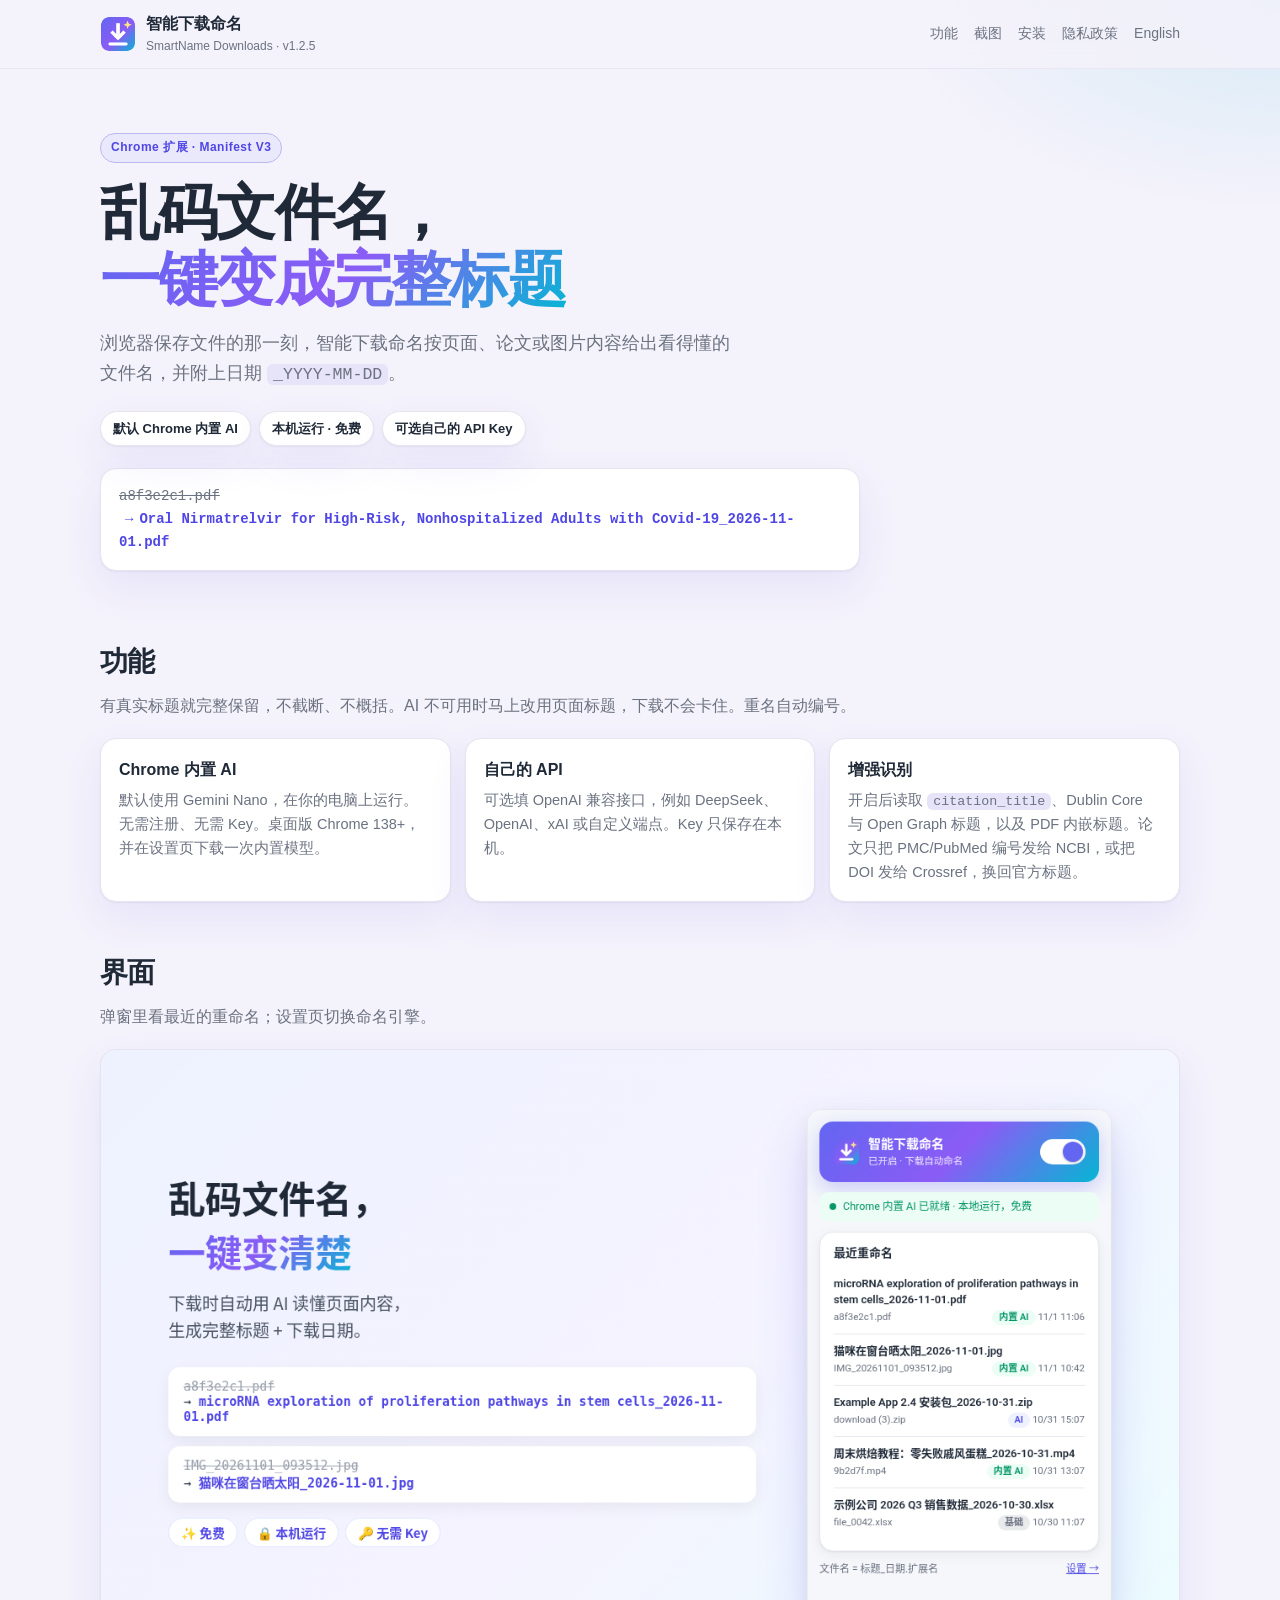
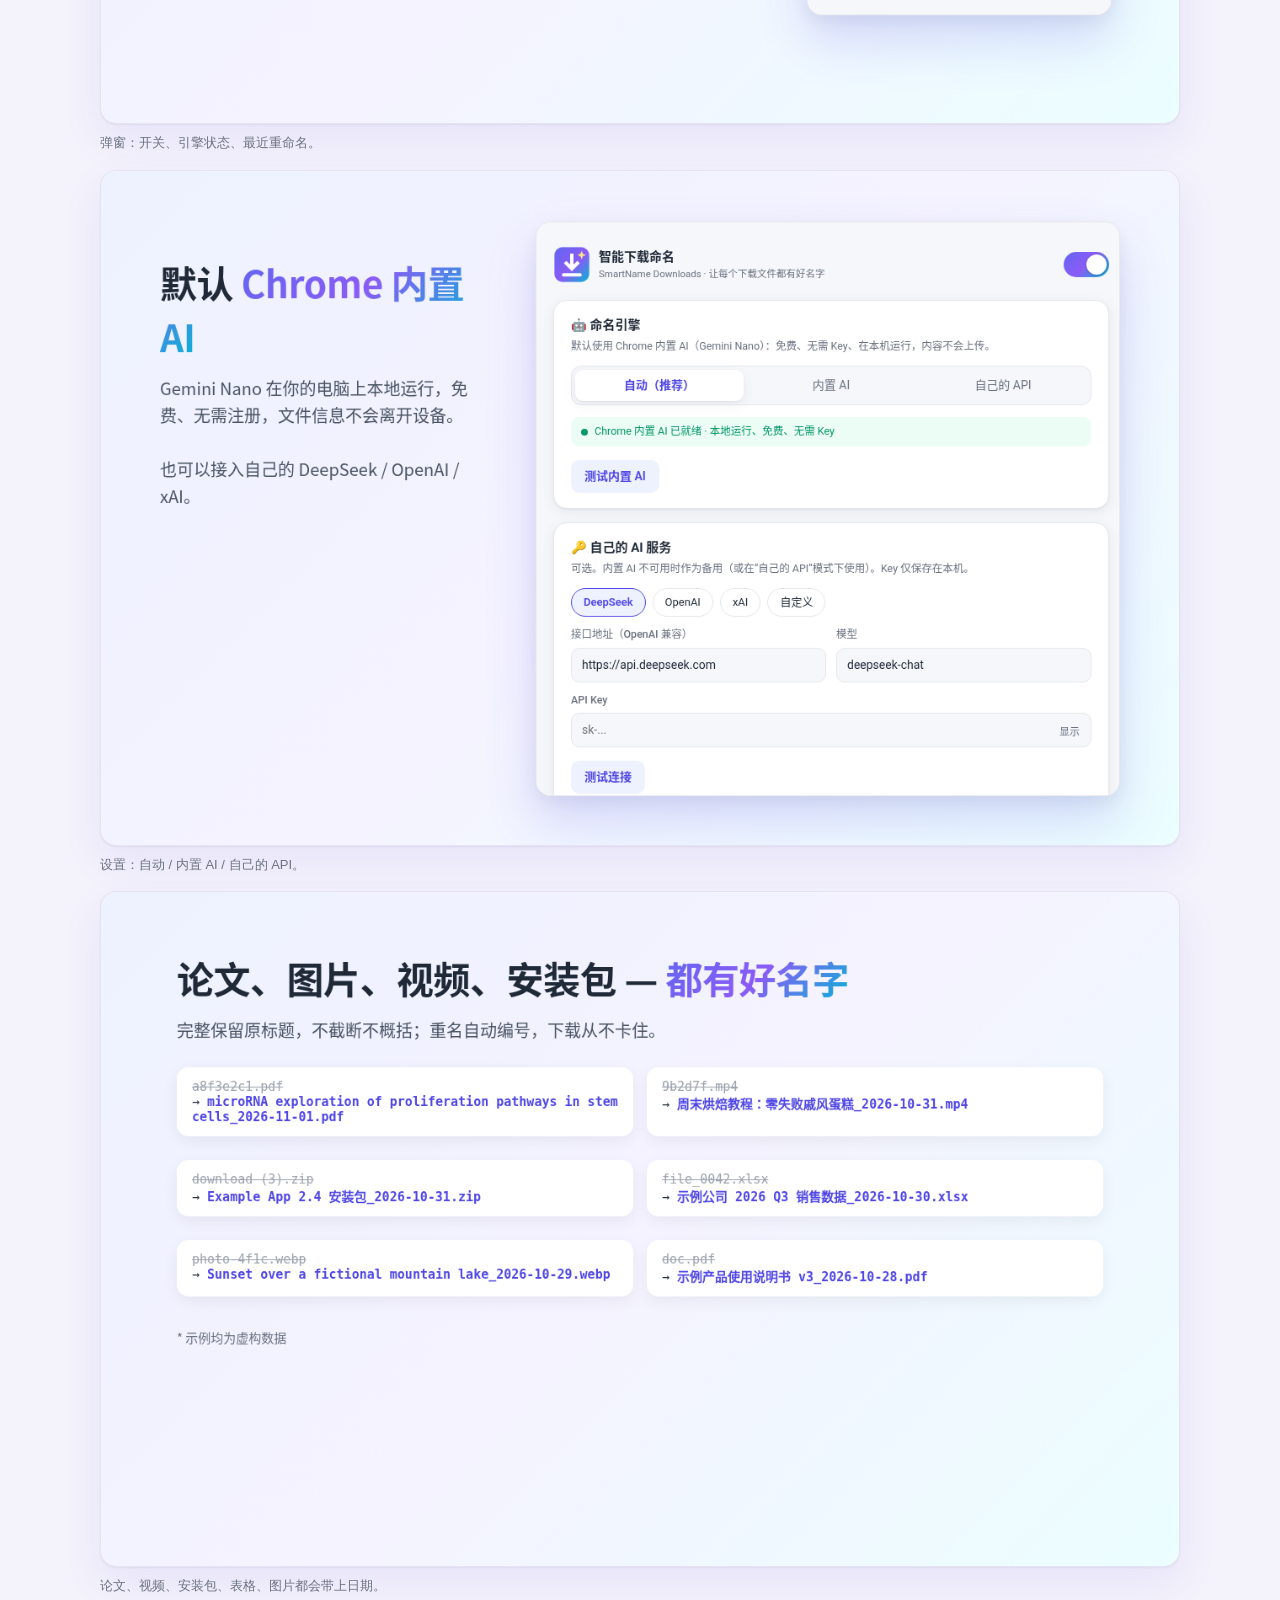
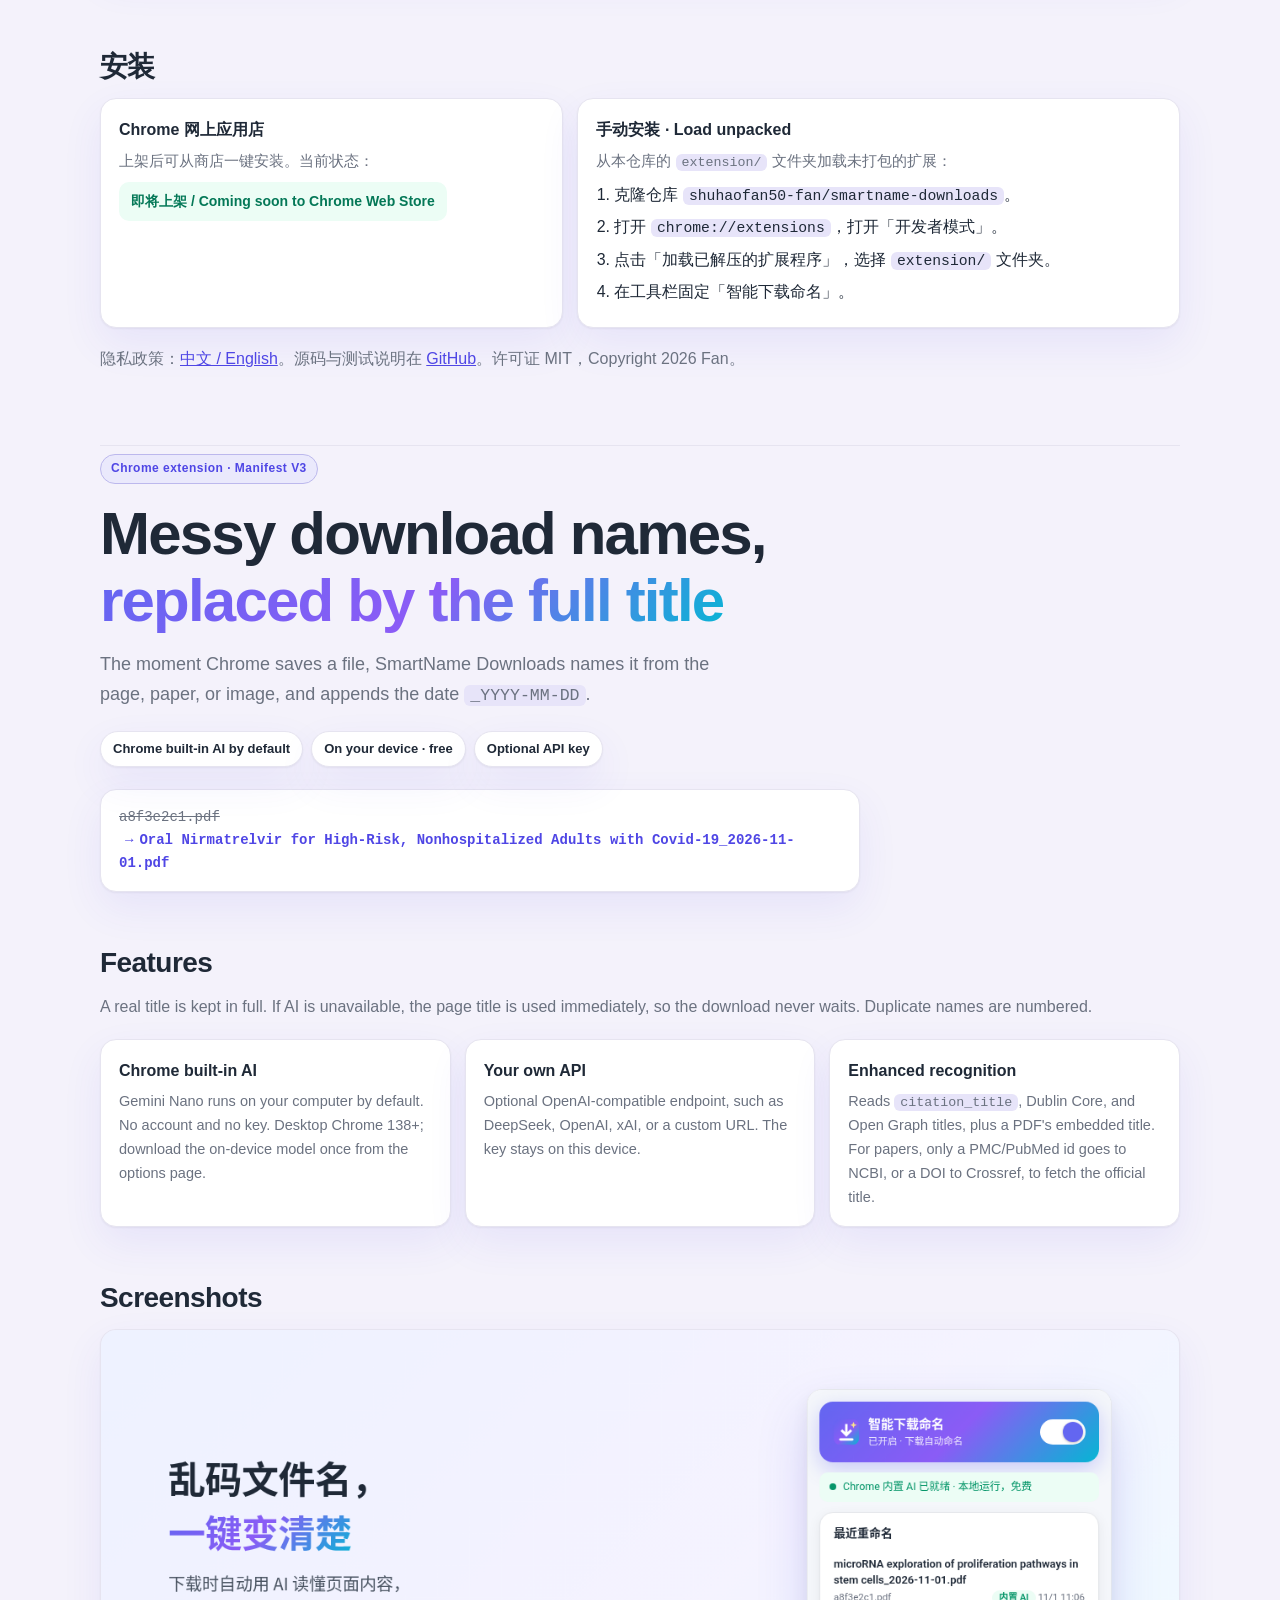
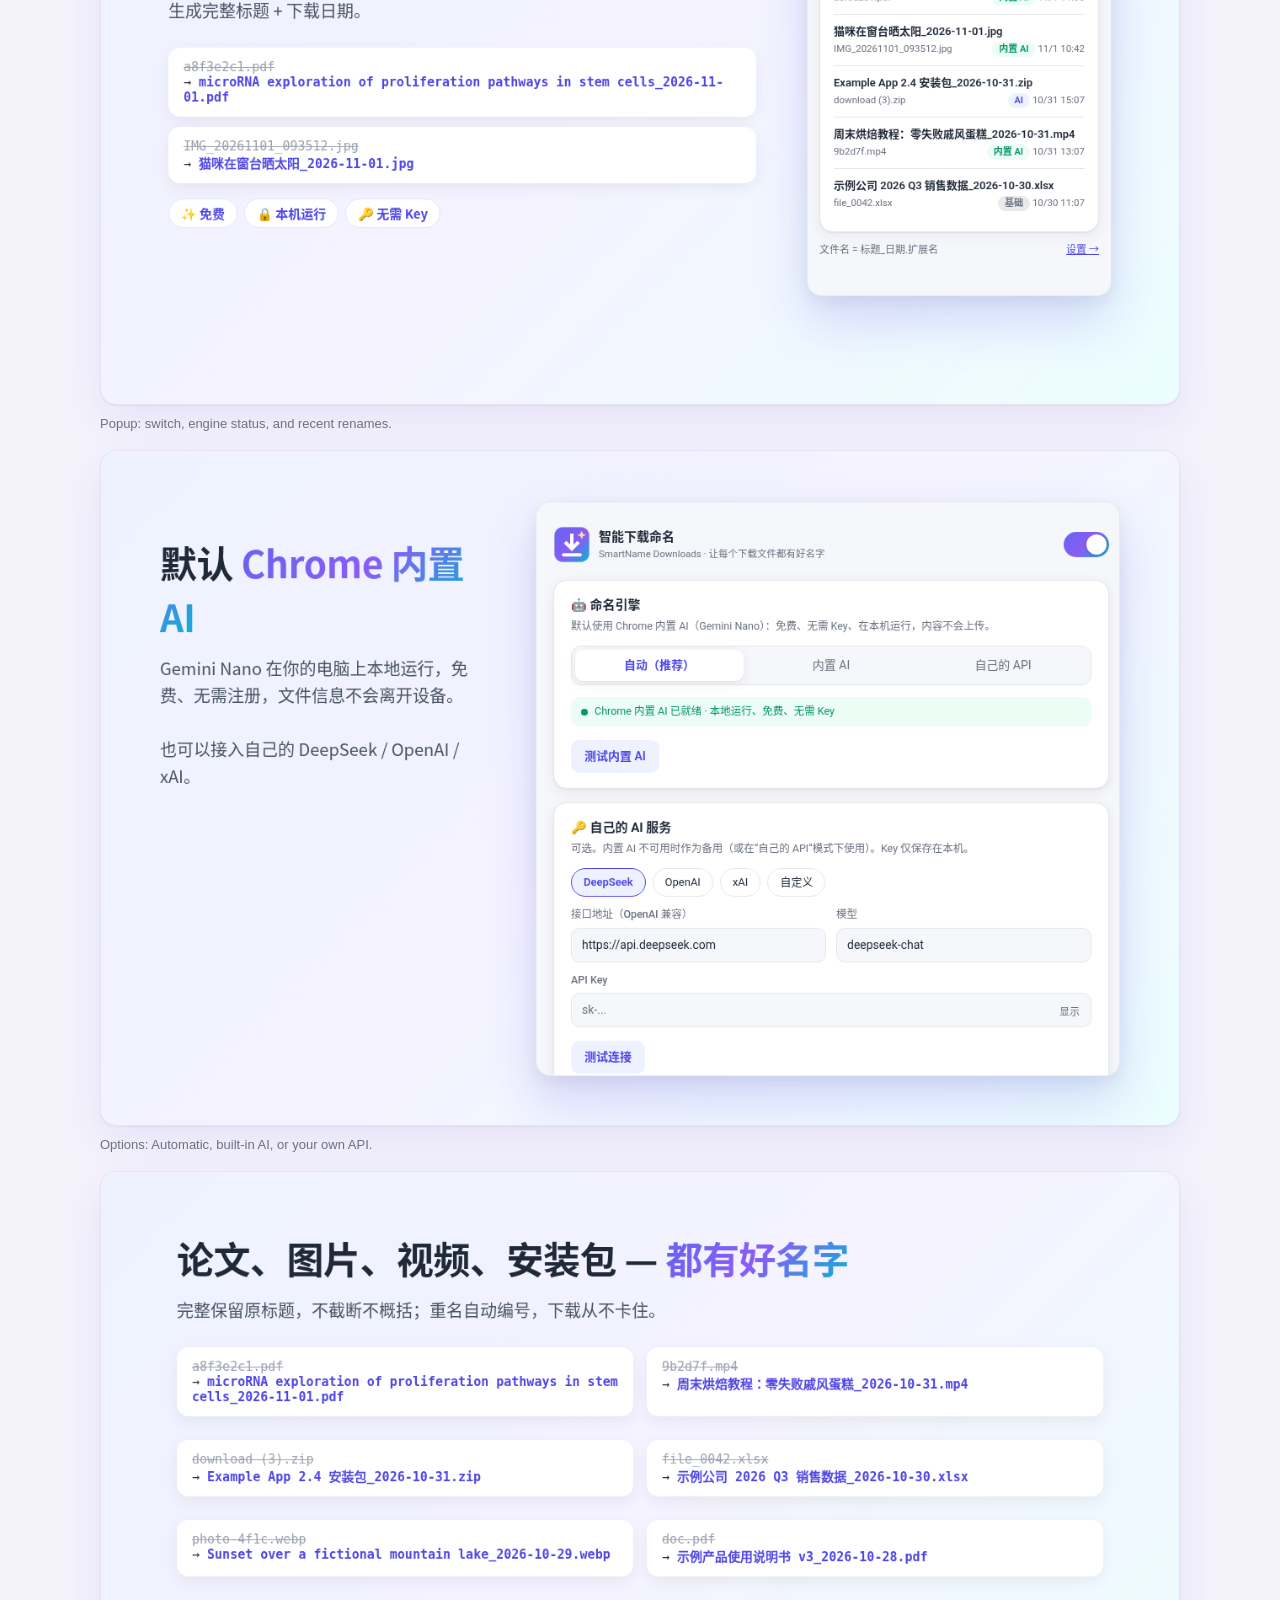
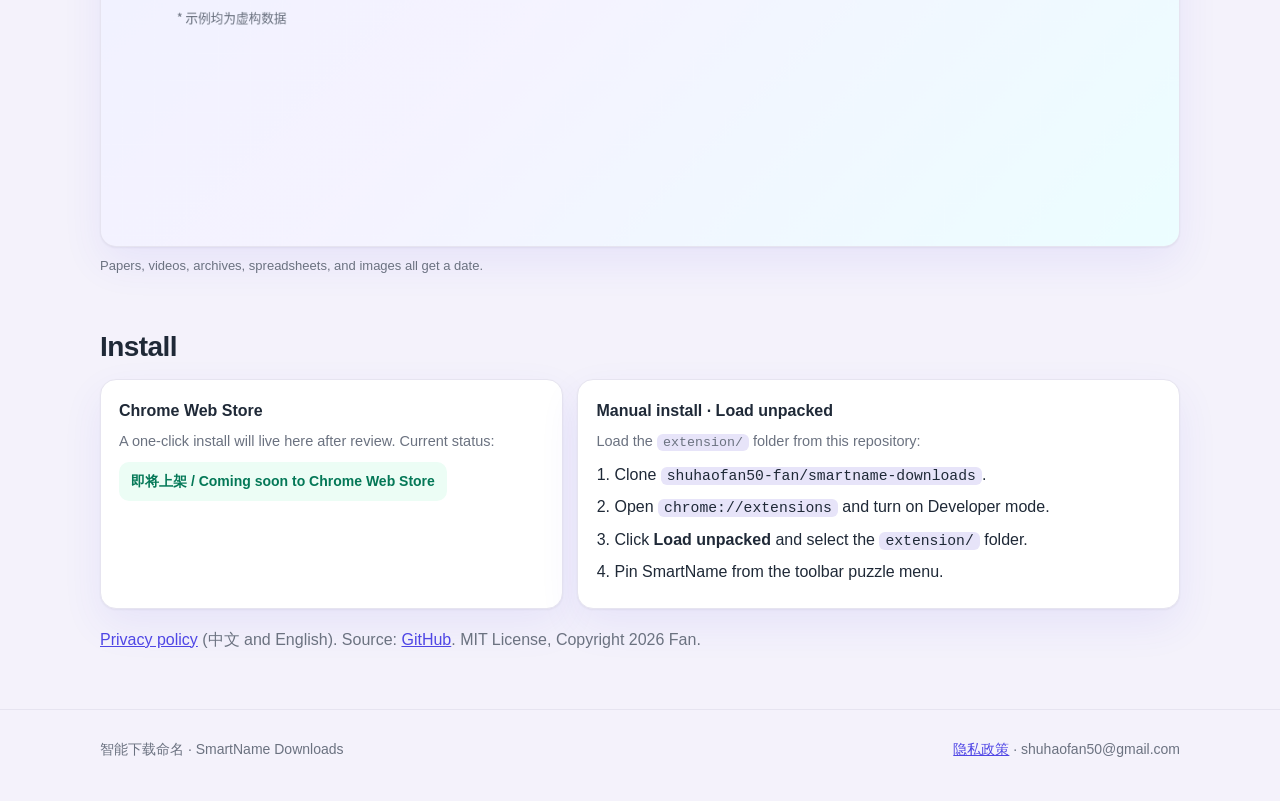
<file: docs/index.html>
<!doctype html>
<html lang="zh-CN">
<head>
<meta charset="utf-8">
<meta name="viewport" content="width=device-width, initial-scale=1">
<title>智能下载命名 · SmartName Downloads</title>
<meta name="description" content="Chrome 扩展：下载时把乱码文件名改成完整标题加日期。默认使用本机 Chrome 内置 AI，也可选自己的 OpenAI 兼容 API。">
<link rel="icon" href="assets/icon128.png">
<style>
:root {
  --bg: #f4f2fb;
  --card: #ffffff;
  --text: #1f2937;
  --muted: #6b7280;
  --line: #e6e4f0;
  --accent: #4f46e5;
  --grad: linear-gradient(135deg, #6366f1 0%, #8b5cf6 52%, #06b6d4 100%);
  --shadow: 0 1px 2px rgba(16, 24, 40, .05), 0 16px 40px rgba(79, 70, 229, .08);
  --okbg: #ecfdf5;
  --ok: #047857;
  --max: 1080px;
}
@media (prefers-color-scheme: dark) {
  :root {
    --bg: #0f1117;
    --card: #181b24;
    --text: #e5e7eb;
    --muted: #9ca3af;
    --line: #2a2f3a;
    --accent: #a5b4fc;
    --shadow: 0 1px 2px rgba(0, 0, 0, .4), 0 16px 40px rgba(0, 0, 0, .35);
    --okbg: #06281f;
    --ok: #34d399;
  }
}
* { box-sizing: border-box; }
html { scroll-behavior: smooth; }
body {
  margin: 0;
  color: var(--text);
  background:
    radial-gradient(900px 420px at 8% -10%, rgba(99, 102, 241, .16), transparent 60%),
    radial-gradient(700px 380px at 100% 0%, rgba(6, 182, 212, .12), transparent 55%),
    var(--bg);
  font: 16px/1.65 -apple-system, BlinkMacSystemFont, "PingFang SC", "Hiragino Sans GB", "Microsoft YaHei", "Segoe UI", Roboto, sans-serif;
  -webkit-font-smoothing: antialiased;
}
a { color: var(--accent); }
img { max-width: 100%; height: auto; }
.wrap { width: min(var(--max), calc(100% - 40px)); margin: 0 auto; }
header {
  position: sticky; top: 0; z-index: 5;
  backdrop-filter: blur(14px);
  background: color-mix(in srgb, var(--bg) 82%, transparent);
  border-bottom: 1px solid color-mix(in srgb, var(--line) 80%, transparent);
}
.bar { display: flex; align-items: center; justify-content: space-between; gap: 16px; min-height: 68px; }
.brand { display: flex; align-items: center; gap: 10px; color: inherit; text-decoration: none; font-weight: 700; }
.brand img { width: 36px; height: 36px; border-radius: 10px; }
.brand small { display: block; font-weight: 500; color: var(--muted); font-size: 12px; }
nav { display: flex; gap: 16px; align-items: center; font-size: 14px; }
nav a { color: var(--muted); text-decoration: none; }
nav a:hover { color: var(--text); }
.hero { padding: 64px 0 20px; }
.kicker {
  display: inline-flex; align-items: center; gap: 8px;
  font-size: 12px; font-weight: 700; letter-spacing: .04em;
  color: var(--accent); background: color-mix(in srgb, var(--accent) 12%, var(--card));
  border: 1px solid color-mix(in srgb, var(--accent) 28%, var(--line));
  padding: 4px 10px; border-radius: 999px; margin: 0 0 16px;
}
h1 { font-size: clamp(36px, 6vw, 60px); line-height: 1.12; letter-spacing: -.03em; margin: 0 0 16px; }
h1 .grad { color: #6366f1; }
@supports (background-clip: text) {
  h1 .grad { background: var(--grad); -webkit-background-clip: text; background-clip: text; color: transparent; }
}
section, h2 { scroll-margin-top: 84px; }
.lead { font-size: 18px; color: var(--muted); max-width: 640px; margin: 0 0 22px; }
.pills { display: flex; flex-wrap: wrap; gap: 8px; margin: 0 0 22px; padding: 0; list-style: none; }
.pills li {
  background: var(--card); border: 1px solid var(--line); border-radius: 999px;
  padding: 6px 12px; font-size: 13px; font-weight: 600; box-shadow: var(--shadow);
}
.preview {
  background: var(--card); border: 1px solid var(--line); border-radius: 16px;
  box-shadow: var(--shadow); padding: 16px 18px; max-width: 760px;
  font-family: ui-monospace, SFMono-Regular, Menlo, Consolas, monospace; font-size: 14px;
}
.preview .old { color: var(--muted); text-decoration: line-through; }
.preview .arrow { color: var(--accent); margin: 0 6px; }
.preview .new { color: var(--accent); font-weight: 700; word-break: break-word; }
h2 { font-size: 28px; letter-spacing: -.02em; margin: 48px 0 8px; }
.sub { color: var(--muted); margin: 0 0 18px; }
.grid { display: grid; grid-template-columns: repeat(3, 1fr); gap: 14px; }
.card {
  background: var(--card); border: 1px solid var(--line); border-radius: 16px;
  box-shadow: var(--shadow); padding: 18px 18px 16px;
}
.card h3 { margin: 0 0 6px; font-size: 16px; }
.card p { margin: 0; color: var(--muted); font-size: 14.5px; }
.shots { display: grid; gap: 16px; }
.shots figure { margin: 0; }
.shots img { display: block; width: 100%; border-radius: 16px; border: 1px solid var(--line); box-shadow: var(--shadow); background: #fff; }
.shots figcaption { color: var(--muted); font-size: 13px; margin-top: 8px; }
.install { display: grid; grid-template-columns: 1fr 1.3fr; gap: 14px; }
.soon {
  display: inline-block; margin-top: 8px; background: var(--okbg); color: var(--ok);
  font-weight: 700; border-radius: 10px; padding: 8px 12px; font-size: 14px;
}
ol.steps { margin: 8px 0 0; padding-left: 18px; }
ol.steps li { margin: 6px 0; }
code, .path {
  font-family: ui-monospace, SFMono-Regular, Menlo, Consolas, monospace;
  font-size: .92em; background: color-mix(in srgb, var(--accent) 8%, var(--bg));
  padding: 1px 6px; border-radius: 6px;
}
.lang {
  margin-top: 72px; padding-top: 8px;
  border-top: 1px solid var(--line);
}
footer {
  margin-top: 56px; padding: 28px 0 40px; border-top: 1px solid var(--line);
  color: var(--muted); font-size: 14px; display: flex; justify-content: space-between; gap: 12px; flex-wrap: wrap;
}
@media (max-width: 800px) {
  .grid, .install { grid-template-columns: 1fr; }
  .brand small, nav .hide-sm { display: none; }
  nav { gap: 12px; font-size: 13px; }
  nav a { white-space: nowrap; }
  .bar { gap: 10px; }
  .hero { padding-top: 28px; }
  .wrap { width: min(var(--max), calc(100% - 32px)); }
}
</style>
</head>
<body>
<header>
  <div class="wrap bar">
    <a class="brand" href="#zh">
      <img src="assets/icon128.png" alt="">
      <span>智能下载命名<small>SmartName Downloads · v1.2.5</small></span>
    </a>
    <nav>
      <a href="#features" class="hide-sm">功能</a>
      <a href="#shots" class="hide-sm">截图</a>
      <a href="#install">安装</a>
      <a href="privacy.html">隐私政策</a>
      <a href="#en">English</a>
    </nav>
  </div>
</header>

<main class="wrap">
  <section class="hero" id="zh">
    <p class="kicker">Chrome 扩展 · Manifest V3</p>
    <h1>乱码文件名，<br><span class="grad">一键变成完整标题</span></h1>
    <p class="lead">浏览器保存文件的那一刻，智能下载命名按页面、论文或图片内容给出看得懂的文件名，并附上日期 <span class="path">_YYYY-MM-DD</span>。</p>
    <ul class="pills">
      <li>默认 Chrome 内置 AI</li>
      <li>本机运行 · 免费</li>
      <li>可选自己的 API Key</li>
    </ul>
    <div class="preview">
      <div><span class="old">a8f3e2c1.pdf</span></div>
      <div><span class="arrow">→</span><span class="new">Oral Nirmatrelvir for High-Risk, Nonhospitalized Adults with Covid-19_2026-11-01.pdf</span></div>
    </div>
  </section>

  <section id="features">
    <h2>功能</h2>
    <p class="sub">有真实标题就完整保留，不截断、不概括。AI 不可用时马上改用页面标题，下载不会卡住。重名自动编号。</p>
    <div class="grid">
      <article class="card">
        <h3>Chrome 内置 AI</h3>
        <p>默认使用 Gemini Nano，在你的电脑上运行。无需注册、无需 Key。桌面版 Chrome 138+，并在设置页下载一次内置模型。</p>
      </article>
      <article class="card">
        <h3>自己的 API</h3>
        <p>可选填 OpenAI 兼容接口，例如 DeepSeek、OpenAI、xAI 或自定义端点。Key 只保存在本机。</p>
      </article>
      <article class="card">
        <h3>增强识别</h3>
        <p>开启后读取 <span class="path">citation_title</span>、Dublin Core 与 Open Graph 标题，以及 PDF 内嵌标题。论文只把 PMC/PubMed 编号发给 NCBI，或把 DOI 发给 Crossref，换回官方标题。</p>
      </article>
    </div>
  </section>

  <section id="shots">
    <h2>界面</h2>
    <p class="sub">弹窗里看最近的重命名；设置页切换命名引擎。</p>
    <div class="shots">
      <figure>
        <img src="assets/screenshot-1-popup.png" alt="扩展弹窗：已开启自动命名，列出论文、图片、压缩包和表格的新文件名">
        <figcaption>弹窗：开关、引擎状态、最近重命名。</figcaption>
      </figure>
      <figure>
        <img src="assets/screenshot-2-options.png" alt="设置页：命名引擎为自动，并可选 DeepSeek 等自己的 API">
        <figcaption>设置：自动 / 内置 AI / 自己的 API。</figcaption>
      </figure>
      <figure>
        <img src="assets/screenshot-3-examples.png" alt="论文、视频、安装包、表格、图片和说明书的重命名示例">
        <figcaption>论文、视频、安装包、表格、图片都会带上日期。</figcaption>
      </figure>
    </div>
  </section>

  <section id="install">
    <h2>安装</h2>
    <div class="install">
      <article class="card">
        <h3>Chrome 网上应用店</h3>
        <p>上架后可从商店一键安装。当前状态：</p>
        <div class="soon">即将上架 / Coming soon to Chrome Web Store</div>
      </article>
      <article class="card">
        <h3>手动安装 · Load unpacked</h3>
        <p>从本仓库的 <span class="path">extension/</span> 文件夹加载未打包的扩展：</p>
        <ol class="steps">
          <li>克隆仓库 <span class="path">shuhaofan50-fan/smartname-downloads</span>。</li>
          <li>打开 <span class="path">chrome://extensions</span>，打开「开发者模式」。</li>
          <li>点击「加载已解压的扩展程序」，选择 <span class="path">extension/</span> 文件夹。</li>
          <li>在工具栏固定「智能下载命名」。</li>
        </ol>
      </article>
    </div>
    <p class="sub" style="margin-top:18px">隐私政策：<a href="privacy.html">中文 / English</a>。源码与测试说明在 <a href="https://github.com/shuhaofan50-fan/smartname-downloads">GitHub</a>。许可证 MIT，Copyright 2026 Fan。</p>
  </section>

  <section class="lang" id="en" lang="en">
    <p class="kicker">Chrome extension · Manifest V3</p>
    <h1>Messy download names,<br><span class="grad">replaced by the full title</span></h1>
    <p class="lead">The moment Chrome saves a file, SmartName Downloads names it from the page, paper, or image, and appends the date <span class="path">_YYYY-MM-DD</span>.</p>
    <ul class="pills">
      <li>Chrome built-in AI by default</li>
      <li>On your device · free</li>
      <li>Optional API key</li>
    </ul>
    <div class="preview">
      <div><span class="old">a8f3e2c1.pdf</span></div>
      <div><span class="arrow">→</span><span class="new">Oral Nirmatrelvir for High-Risk, Nonhospitalized Adults with Covid-19_2026-11-01.pdf</span></div>
    </div>

    <h2 id="features-en">Features</h2>
    <p class="sub">A real title is kept in full. If AI is unavailable, the page title is used immediately, so the download never waits. Duplicate names are numbered.</p>
    <div class="grid">
      <article class="card">
        <h3>Chrome built-in AI</h3>
        <p>Gemini Nano runs on your computer by default. No account and no key. Desktop Chrome 138+; download the on-device model once from the options page.</p>
      </article>
      <article class="card">
        <h3>Your own API</h3>
        <p>Optional OpenAI-compatible endpoint, such as DeepSeek, OpenAI, xAI, or a custom URL. The key stays on this device.</p>
      </article>
      <article class="card">
        <h3>Enhanced recognition</h3>
        <p>Reads <span class="path">citation_title</span>, Dublin Core, and Open Graph titles, plus a PDF's embedded title. For papers, only a PMC/PubMed id goes to NCBI, or a DOI to Crossref, to fetch the official title.</p>
      </article>
    </div>

    <h2>Screenshots</h2>
    <div class="shots">
      <figure>
        <img src="assets/screenshot-1-popup.png" alt="Popup with automatic renaming on and a list of recent descriptive filenames">
        <figcaption>Popup: switch, engine status, and recent renames.</figcaption>
      </figure>
      <figure>
        <img src="assets/screenshot-2-options.png" alt="Options page with Automatic engine selected and a DeepSeek API form">
        <figcaption>Options: Automatic, built-in AI, or your own API.</figcaption>
      </figure>
      <figure>
        <img src="assets/screenshot-3-examples.png" alt="Before-and-after names for a paper, video, zip, spreadsheet, photo, and manual">
        <figcaption>Papers, videos, archives, spreadsheets, and images all get a date.</figcaption>
      </figure>
    </div>

    <h2 id="install-en">Install</h2>
    <div class="install">
      <article class="card">
        <h3>Chrome Web Store</h3>
        <p>A one-click install will live here after review. Current status:</p>
        <div class="soon">即将上架 / Coming soon to Chrome Web Store</div>
      </article>
      <article class="card">
        <h3>Manual install · Load unpacked</h3>
        <p>Load the <span class="path">extension/</span> folder from this repository:</p>
        <ol class="steps">
          <li>Clone <span class="path">shuhaofan50-fan/smartname-downloads</span>.</li>
          <li>Open <span class="path">chrome://extensions</span> and turn on Developer mode.</li>
          <li>Click <strong>Load unpacked</strong> and select the <span class="path">extension/</span> folder.</li>
          <li>Pin SmartName from the toolbar puzzle menu.</li>
        </ol>
      </article>
    </div>
    <p class="sub" style="margin-top:18px"><a href="privacy.html">Privacy policy</a> (中文 and English). Source: <a href="https://github.com/shuhaofan50-fan/smartname-downloads">GitHub</a>. MIT License, Copyright 2026 Fan.</p>
  </section>
</main>

<footer>
  <div class="wrap" style="display:flex;justify-content:space-between;gap:12px;flex-wrap:wrap">
    <span>智能下载命名 · SmartName Downloads</span>
    <span><a href="privacy.html">隐私政策</a> · shuhaofan50@gmail.com</span>
  </div>
</footer>
</body>
</html>
</file>
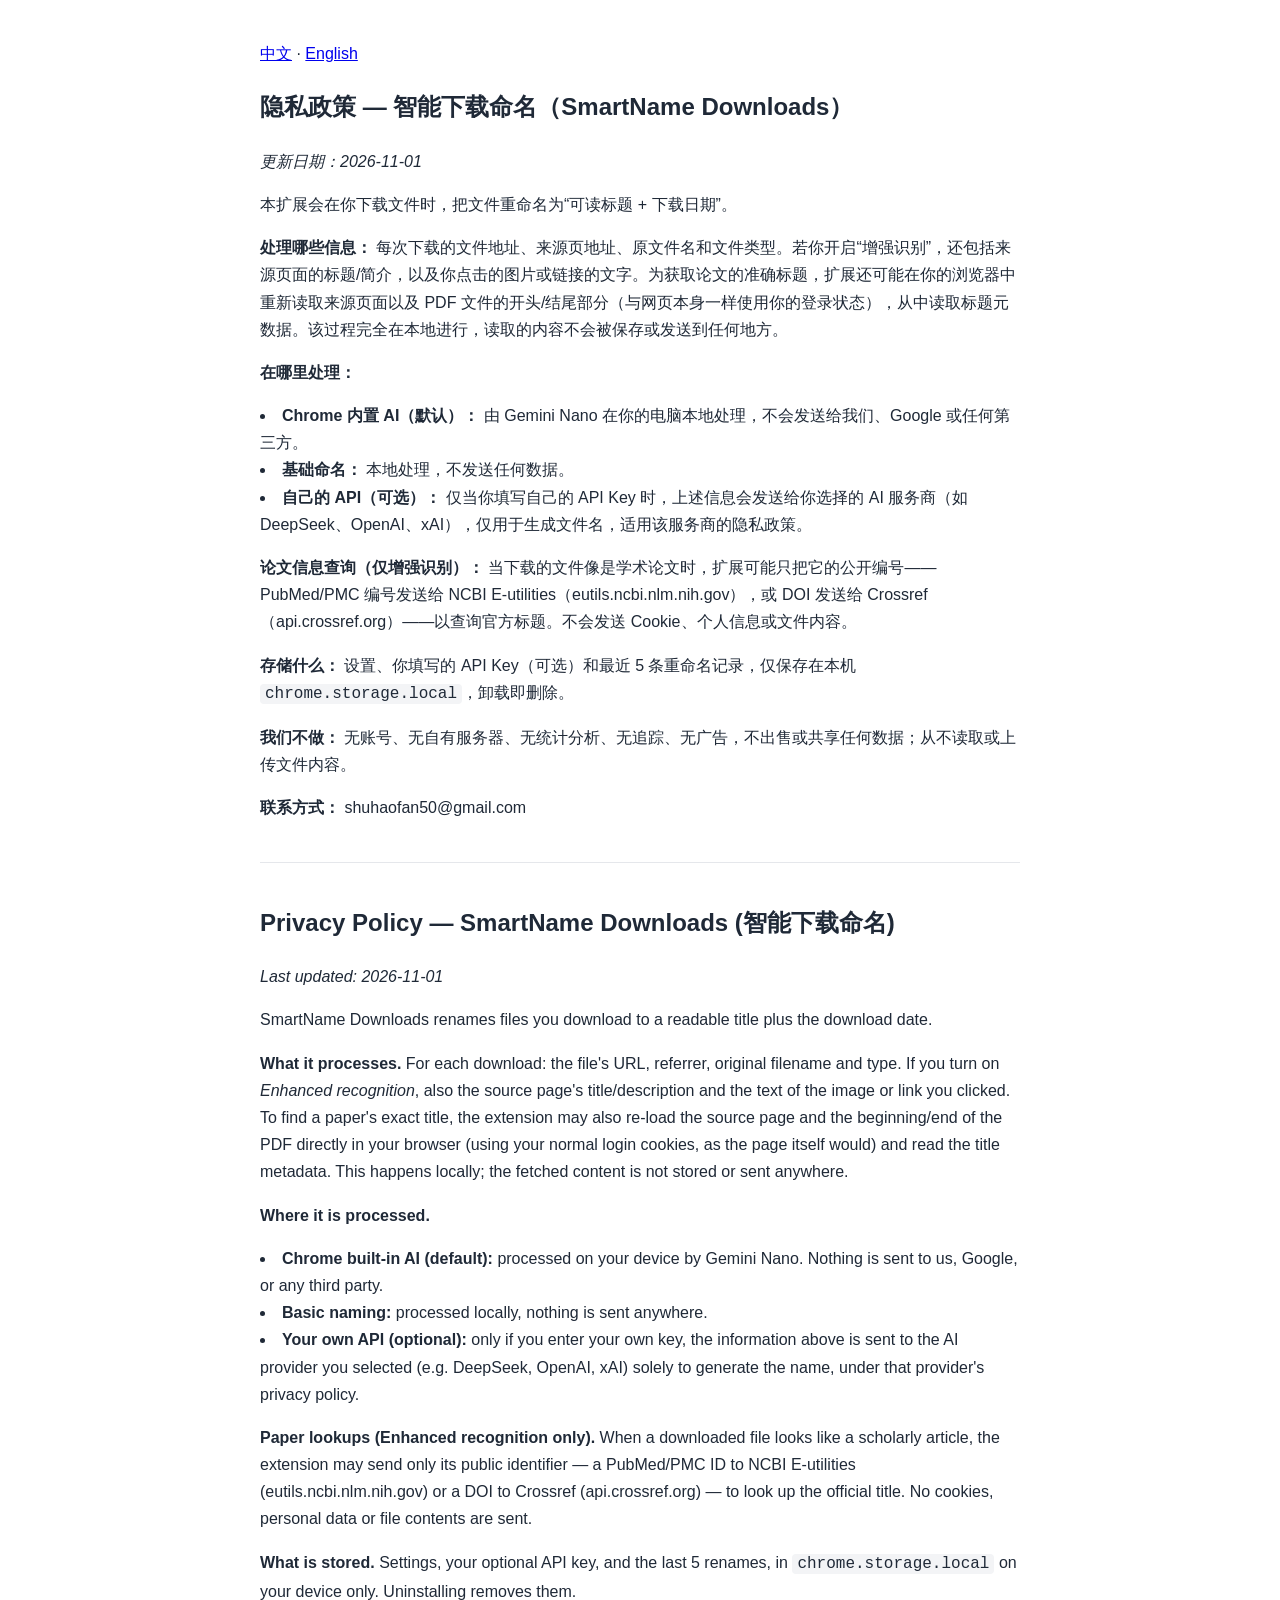
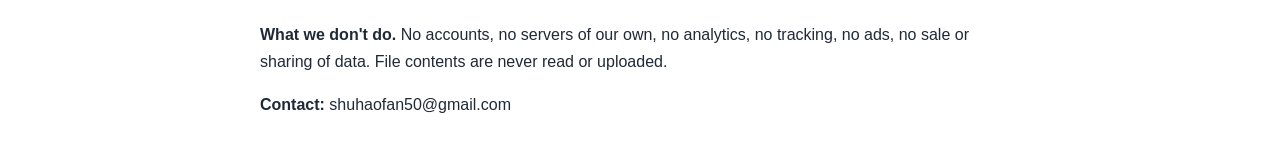
<file: docs/privacy.html>
<!doctype html><html lang="zh-CN"><head><meta charset="utf-8"><meta name="viewport" content="width=device-width,initial-scale=1"><title>Privacy Policy · SmartName Downloads</title>
<style>body{font:16px/1.7 -apple-system,"PingFang SC","Microsoft YaHei",sans-serif;max-width:760px;margin:40px auto;padding:0 20px;color:#1f2937}h1{font-size:24px}code{background:#f3f4f6;padding:1px 5px;border-radius:4px}hr{margin:40px 0;border:0;border-top:1px solid #e5e7eb}</style></head>
<body><p><a href="#zh">中文</a> · <a href="#en">English</a></p><section id="zh"><h1>隐私政策 — 智能下载命名（SmartName Downloads）</h1>
<p><i>更新日期：2026-11-01</i></p>
<p>本扩展会在你下载文件时，把文件重命名为“可读标题 + 下载日期”。</p>
<p><b>处理哪些信息：</b> 每次下载的文件地址、来源页地址、原文件名和文件类型。若你开启“增强识别”，还包括来源页面的标题/简介，以及你点击的图片或链接的文字。为获取论文的准确标题，扩展还可能在你的浏览器中重新读取来源页面以及 PDF 文件的开头/结尾部分（与网页本身一样使用你的登录状态），从中读取标题元数据。该过程完全在本地进行，读取的内容不会被保存或发送到任何地方。</p>
<p><b>在哪里处理：</b></p>
<li><b>Chrome 内置 AI（默认）：</b> 由 Gemini Nano 在你的电脑本地处理，不会发送给我们、Google 或任何第三方。</li>
<li><b>基础命名：</b> 本地处理，不发送任何数据。</li>
<li><b>自己的 API（可选）：</b> 仅当你填写自己的 API Key 时，上述信息会发送给你选择的 AI 服务商（如 DeepSeek、OpenAI、xAI），仅用于生成文件名，适用该服务商的隐私政策。</li>
<p><b>论文信息查询（仅增强识别）：</b> 当下载的文件像是学术论文时，扩展可能只把它的公开编号——PubMed/PMC 编号发送给 NCBI E-utilities（eutils.ncbi.nlm.nih.gov），或 DOI 发送给 Crossref（api.crossref.org）——以查询官方标题。不会发送 Cookie、个人信息或文件内容。</p>
<p><b>存储什么：</b> 设置、你填写的 API Key（可选）和最近 5 条重命名记录，仅保存在本机 <code>chrome.storage.local</code>，卸载即删除。</p>
<p><b>我们不做：</b> 无账号、无自有服务器、无统计分析、无追踪、无广告，不出售或共享任何数据；从不读取或上传文件内容。</p>
<p><b>联系方式：</b> shuhaofan50@gmail.com</p></section><hr><section id="en"><h1>Privacy Policy — SmartName Downloads (智能下载命名)</h1>
<p><i>Last updated: 2026-11-01</i></p>
<p>SmartName Downloads renames files you download to a readable title plus the download date.</p>
<p><b>What it processes.</b> For each download: the file&#x27;s URL, referrer, original filename and type. If you turn on <i>Enhanced recognition</i>, also the source page&#x27;s title/description and the text of the image or link you clicked. To find a paper&#x27;s exact title, the extension may also re-load the source page and the beginning/end of the PDF directly in your browser (using your normal login cookies, as the page itself would) and read the title metadata. This happens locally; the fetched content is not stored or sent anywhere.</p>
<p><b>Where it is processed.</b></p>
<li><b>Chrome built-in AI (default):</b> processed on your device by Gemini Nano. Nothing is sent to us, Google, or any third party.</li>
<li><b>Basic naming:</b> processed locally, nothing is sent anywhere.</li>
<li><b>Your own API (optional):</b> only if you enter your own key, the information above is sent to the AI provider you selected (e.g. DeepSeek, OpenAI, xAI) solely to generate the name, under that provider&#x27;s privacy policy.</li>
<p><b>Paper lookups (Enhanced recognition only).</b> When a downloaded file looks like a scholarly article, the extension may send only its public identifier — a PubMed/PMC ID to NCBI E-utilities (eutils.ncbi.nlm.nih.gov) or a DOI to Crossref (api.crossref.org) — to look up the official title. No cookies, personal data or file contents are sent.</p>
<p><b>What is stored.</b> Settings, your optional API key, and the last 5 renames, in <code>chrome.storage.local</code> on your device only. Uninstalling removes them.</p>
<p><b>What we don&#x27;t do.</b> No accounts, no servers of our own, no analytics, no tracking, no ads, no sale or sharing of data. File contents are never read or uploaded.</p>
<p><b>Contact:</b> shuhaofan50@gmail.com</p></section></body></html>
</file>
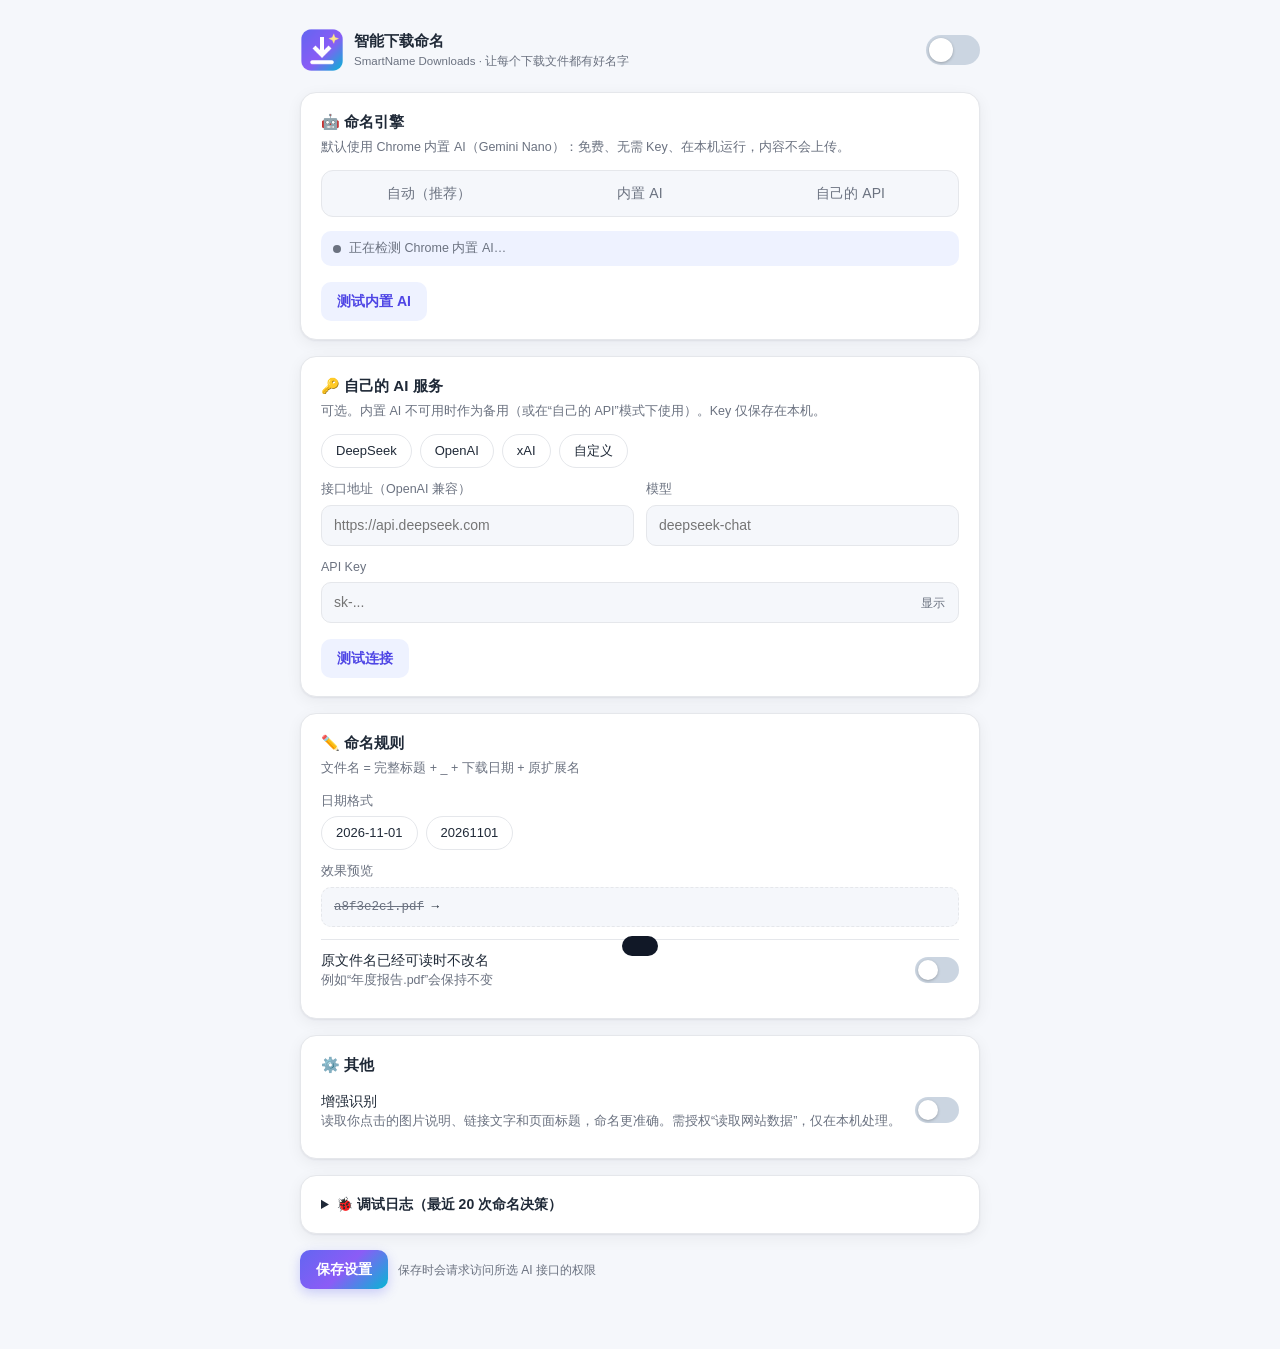
<file: extension/options.html>
<!doctype html><html lang="zh-CN"><head><meta charset="utf-8"><title>智能下载命名 · 设置</title><link rel="stylesheet" href="ui.css">
<style>.wrap{max-width:720px;margin:0 auto;padding:28px 20px 60px}header{display:flex;align-items:center;justify-content:space-between;margin-bottom:20px}
header .brand img{width:44px;height:44px;border-radius:12px}header .name{font-size:20px}.grid{display:grid;grid-template-columns:1fr 1fr;gap:12px}
.actions{display:flex;gap:10px;align-items:center;margin-top:16px;flex-wrap:wrap}#toast{position:fixed;bottom:24px;left:50%;transform:translateX(-50%) translateY(80px);background:#111827;color:#fff;padding:10px 18px;border-radius:99px;transition:.25s;font-size:13px}#toast.show{transform:translateX(-50%) translateY(0)}
.seg{display:flex;background:var(--bg);border:1px solid var(--line);border-radius:12px;padding:4px;gap:4px}.seg button{flex:1;border:0;background:none;padding:8px;border-radius:9px;font:inherit;color:var(--muted);cursor:pointer}
.seg button.on{background:var(--card);color:var(--accent);font-weight:600;box-shadow:var(--shadow)}#apiBox.hide{display:none}.dbgItem{border-top:1px solid var(--line);padding:10px 0;font-size:12px;word-break:break-all}.dbgItem pre{white-space:pre-wrap;margin:6px 0 0;font:11.5px/1.5 ui-monospace,Menlo,monospace;color:var(--muted)}</style></head>
<body><div class="wrap">
<header><div class="brand"><img src="icons/icon128.png" alt=""><div><div class="name">智能下载命名</div><div class="tag">SmartName Downloads · 让每个下载文件都有好名字</div></div></div>
<label class="switch lg" title="总开关"><input type="checkbox" id="enabled"><span></span></label></header>

<section class="card"><h3>🤖 命名引擎</h3><p class="sub">默认使用 Chrome 内置 AI（Gemini Nano）：免费、无需 Key、在本机运行，内容不会上传。</p>
<div class="seg" id="engineSeg"><button data-v="auto">自动（推荐）</button><button data-v="builtin">内置 AI</button><button data-v="api">自己的 API</button></div>
<div style="margin-top:14px" id="builtinStatus" class="status idle"><span class="dot"></span><span id="builtinText">正在检测 Chrome 内置 AI…</span></div>
<div class="actions" id="builtinActions"><button class="btn ghost" id="dlModel" hidden>下载内置模型</button><button class="btn ghost" id="testBuiltin">测试内置 AI</button></div>
</section>

<section class="card" id="apiBox"><h3>🔑 自己的 AI 服务</h3><p class="sub">可选。内置 AI 不可用时作为备用（或在“自己的 API”模式下使用）。Key 仅保存在本机。</p>
<div class="chips" id="presets"><button class="chip" data-p="deepseek">DeepSeek</button><button class="chip" data-p="openai">OpenAI</button><button class="chip" data-p="xai">xAI</button><button class="chip" data-p="custom">自定义</button></div>
<div class="grid"><div><label class="f">接口地址（OpenAI 兼容）</label><input type="text" id="baseUrl" placeholder="https://api.deepseek.com"></div>
<div><label class="f">模型</label><input type="text" id="model" placeholder="deepseek-chat"></div></div>
<label class="f">API Key</label><div class="pw"><input type="password" id="apiKey" placeholder="sk-..."><button id="eye" type="button">显示</button></div>
<div class="actions"><button class="btn ghost" id="test">测试连接</button></div>
<div id="testStatus" class="status idle" style="margin-top:12px" hidden><span class="dot"></span><span id="testText"></span></div>
</section>

<section class="card"><h3>✏️ 命名规则</h3><p class="sub">文件名 = 完整标题 + _ + 下载日期 + 原扩展名</p>
<label class="f">日期格式</label><div class="chips" id="dateChips"><button class="chip" data-v="YYYY-MM-DD">2026-11-01</button><button class="chip" data-v="YYYYMMDD">20261101</button></div>
<label class="f">效果预览</label><div class="preview"><span class="old">a8f3e2c1.pdf</span> → <span class="new" id="preview"></span></div>
<div class="row" style="margin-top:12px"><div><div class="t">原文件名已经可读时不改名</div><div class="d">例如“年度报告.pdf”会保持不变</div></div><label class="switch"><input type="checkbox" id="skipReadable"><span></span></label></div>
</section>

<section class="card"><h3>⚙️ 其他</h3>
<div class="row"><div><div class="t">增强识别</div><div class="d">读取你点击的图片说明、链接文字和页面标题，命名更准确。需授权“读取网站数据”，仅在本机处理。</div></div><label class="switch"><input type="checkbox" id="enhanced"><span></span></label></div>
</section>
<details class="card" id="dbg"><summary style="cursor:pointer;font-weight:600">🐞 调试日志（最近 20 次命名决策）</summary>
<p class="sub" style="margin-top:8px">遇到命名不对时，截图这里发给开发者即可。<button class="btn ghost" id="dbgClear" style="padding:4px 10px;font-size:12px;margin-left:8px">清空</button></p><div id="dbgList" class="muted">暂无记录</div></details>
<div class="actions"><button class="btn primary" id="save">保存设置</button><span class="muted" style="font-size:12px">保存时会请求访问所选 AI 接口的权限</span></div>
</div><div id="toast"></div>
<script src="lib.js"></script><script src="options.js"></script></body></html>
</file>
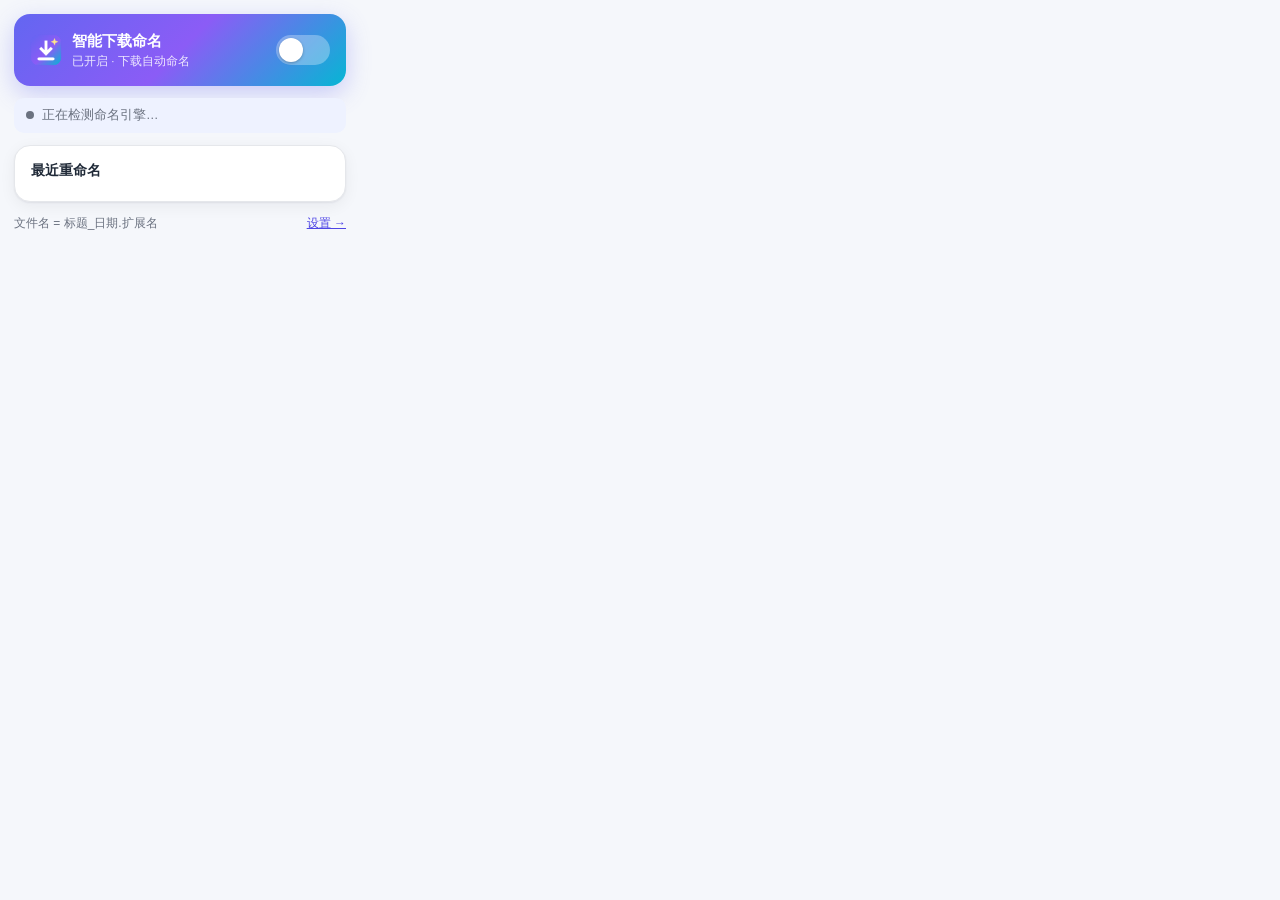
<file: extension/popup.html>
<!doctype html><html lang="zh-CN"><head><meta charset="utf-8"><link rel="stylesheet" href="ui.css">
<style>body{width:360px;padding:14px}.hero{background:var(--grad);color:#fff;border-radius:16px;padding:16px;display:flex;align-items:center;justify-content:space-between;box-shadow:0 8px 24px rgba(99,102,241,.3)}
.hero .tag{color:rgba(255,255,255,.85)}.hero .switch span{background:rgba(255,255,255,.3)}.hero .switch input:checked+span{background:#fff}.hero .switch input:checked+span:before{background:#6366f1}
.list{list-style:none;margin:0;padding:0}.list li{padding:10px 0;border-top:1px solid var(--line)}.list li:first-child{border-top:0}
.nn{font-weight:600;font-size:13px;word-break:break-all}.on{font-size:11.5px;color:var(--muted);word-break:break-all;margin-top:2px;display:flex;justify-content:space-between;gap:8px}
.empty{text-align:center;padding:18px 6px;color:var(--muted)}.empty .ic{font-size:28px}
.enh{display:flex;gap:10px;align-items:center;margin-top:12px;padding:12px 14px;border-radius:14px;background:linear-gradient(135deg,color-mix(in srgb,#6366f1 12%,var(--card)),color-mix(in srgb,#06b6d4 12%,var(--card)));border:1px solid color-mix(in srgb,var(--accent) 35%,transparent)}.enh .ei{font-size:22px}.foot{display:flex;justify-content:space-between;align-items:center;font-size:12px}.card{padding:14px 16px;margin:12px 0 0}</style></head>
<body>
<div class="hero"><div class="brand"><img src="icons/icon48.png" alt=""><div><div class="name">智能下载命名</div><div class="tag" id="stateText">已开启 · 下载自动命名</div></div></div>
<label class="switch lg"><input type="checkbox" id="enabled"><span></span></label></div>
<div id="status" class="status idle" style="margin-top:12px"><span class="dot"></span><span id="statusText">正在检测命名引擎…</span></div>
<div class="enh" id="enh" hidden><div class="ei">🎯</div><div style="flex:1"><div style="font-weight:600">开启增强识别，论文/网页标题识别更准</div><div class="muted" style="font-size:12px">读取 PDF 元数据与页面标题，全部在本机处理</div></div><button class="btn primary" id="enhBtn" style="padding:7px 12px;font-size:12.5px">一键开启</button></div>
<div class="card"><div style="font-weight:600;margin-bottom:6px">最近重命名</div><ul class="list" id="list"></ul></div>
<div class="foot" style="margin-top:12px"><span class="muted">文件名 = 标题_日期.扩展名</span><a href="#" id="opt">设置 →</a></div>
<script src="popup.js"></script></body></html>
</file>
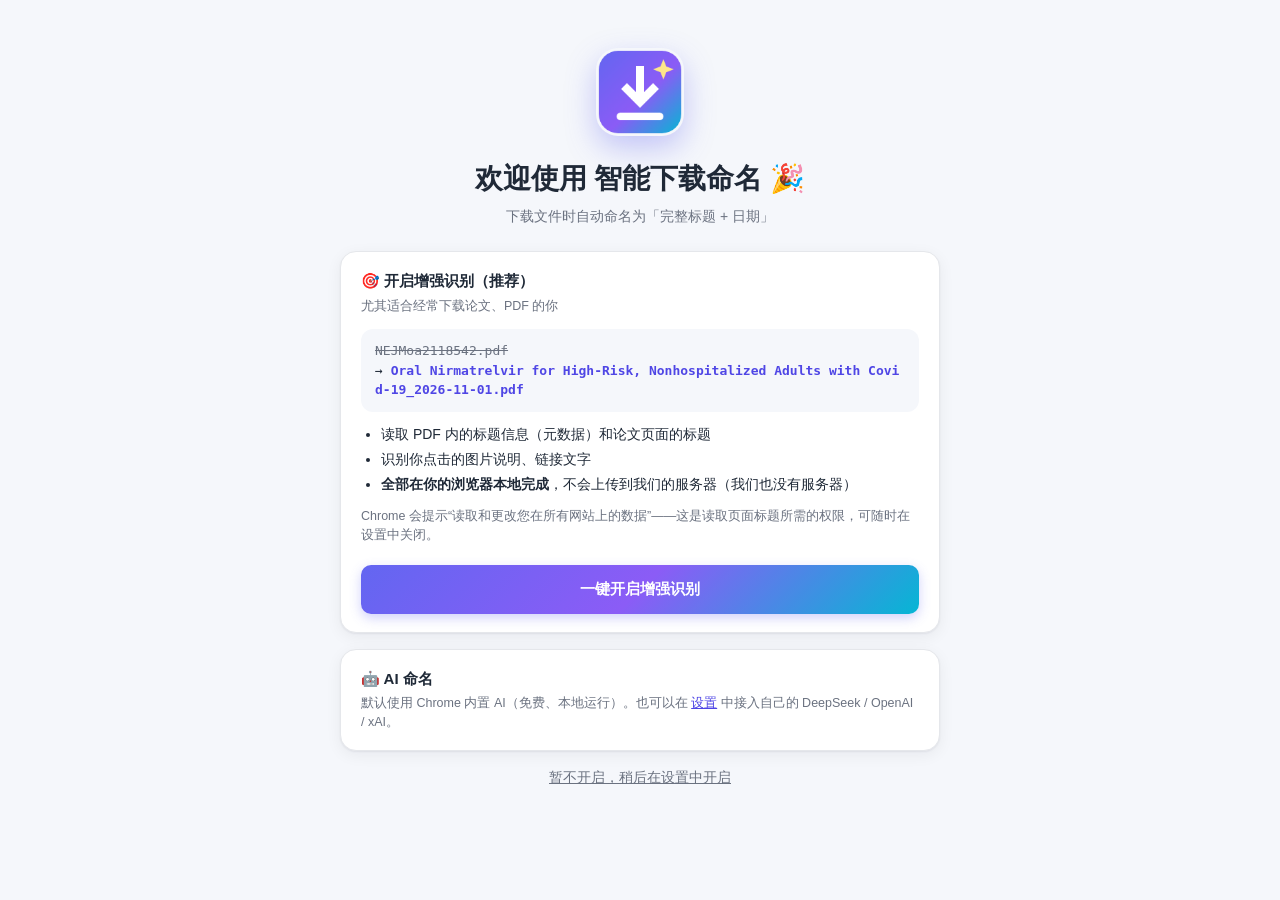
<file: extension/welcome.html>
<!doctype html><html lang="zh-CN"><head><meta charset="utf-8"><title>欢迎使用 智能下载命名</title><link rel="stylesheet" href="ui.css">
<style>.wrap{max-width:640px;margin:0 auto;padding:48px 20px}.hero{text-align:center;margin-bottom:24px}.hero img{width:88px;height:88px;border-radius:22px;box-shadow:0 12px 30px rgba(99,102,241,.35)}
.hero h1{font-size:28px;margin:16px 0 6px}.ex{font-family:ui-monospace,Menlo,monospace;font-size:13px;background:var(--bg);border-radius:12px;padding:12px 14px;margin:12px 0;word-break:break-all}.ex s{color:var(--muted)}.ex b{color:var(--accent)}
ul{padding-left:20px;margin:8px 0}li{margin:4px 0}.big{width:100%;padding:13px;font-size:15px;margin-top:8px}</style></head>
<body><div class="wrap">
<div class="hero"><img src="icons/icon128.png" alt=""><h1>欢迎使用 智能下载命名 🎉</h1><div class="muted">下载文件时自动命名为「完整标题 + 日期」</div></div>
<div class="card"><h3>🎯 开启增强识别（推荐）</h3><p class="sub">尤其适合经常下载论文、PDF 的你</p>
<div class="ex"><s>NEJMoa2118542.pdf</s><br>→ <b>Oral Nirmatrelvir for High-Risk, Nonhospitalized Adults with Covid-19_2026-11-01.pdf</b></div>
<ul><li>读取 PDF 内的标题信息（元数据）和论文页面的标题</li><li>识别你点击的图片说明、链接文字</li><li><b>全部在你的浏览器本地完成</b>，不会上传到我们的服务器（我们也没有服务器）</li></ul>
<p class="muted" style="font-size:12.5px">Chrome 会提示“读取和更改您在所有网站上的数据”——这是读取页面标题所需的权限，可随时在设置中关闭。</p>
<button class="btn primary big" id="enable">一键开启增强识别</button>
<div id="st" class="status ok" style="margin-top:12px" hidden><span class="dot"></span><span>已开启！现在去下载一篇论文试试吧</span></div></div>
<div class="card"><h3>🤖 AI 命名</h3><p class="sub" style="margin:0">默认使用 Chrome 内置 AI（免费、本地运行）。也可以在 <a href="options.html">设置</a> 中接入自己的 DeepSeek / OpenAI / xAI。</p></div>
<p style="text-align:center"><a href="#" id="skip" class="muted">暂不开启，稍后在设置中开启</a></p>
</div><script src="welcome.js"></script></body></html>
</file>
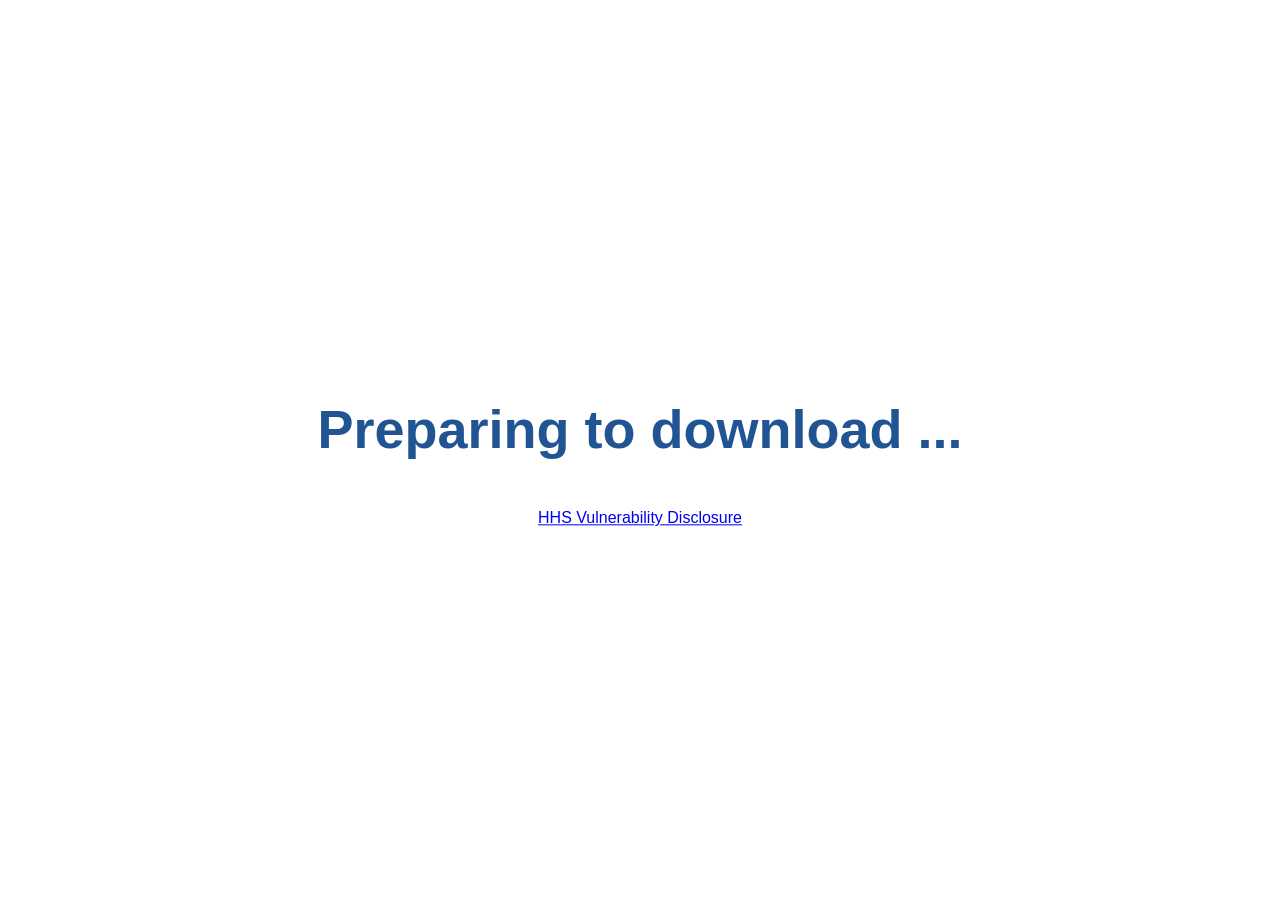
<file: extension/test/fixtures/pmc-interstitial.html>
<html>
  <head>
    <meta name="viewport" content="width=device-width, initial-scale=1.0">
    <title>Preparing to download ...</title>
    <style type="text/css">
      body{font-size:1rem;line-height:1.5;}
      #main{width:100%;max-width:60em;max-height:100%;left:50%;top:50%;transform:translate(-50%,-50%);position:absolute;font-family:helvetica,san-serif;line-height:1.5;padding:2rem;box-sizing:border-box;overflow-wrap:break-word;}
      h1,#discl{text-align:center;}
      h1{font-size:6rem;font-size:6vh;color:#205493;}
    </style>
  </head>
  <body>
    <div id="main">
      <h1>Preparing to download ...</h1>
      <p id="discl"><a href="https://www.hhs.gov/vulnerability-disclosure-policy/index.html">HHS Vulnerability Disclosure</a></p>
    </div>
  </body>

  <script type="module" crossorigin="" src="https://cdn.ncbi.nlm.nih.gov/pmc/pd-medc-pmc-cloudpmc-viewer/production/9b1d9d87/var/data/static/assets/pow-o51sQKbL.js"></script>
<link href="https://cdn.ncbi.nlm.nih.gov/pmc/pd-medc-pmc-cloudpmc-viewer/production/9b1d9d87/var/data/static/assets/vendor-Co8Vdmw2.js" type="text/javascript" crossorigin="anonymous" rel="modulepreload" as="script" />
<link href="https://cdn.ncbi.nlm.nih.gov/pmc/pd-medc-pmc-cloudpmc-viewer/production/9b1d9d87/var/data/static/assets/secure-cookie-Br6x5jtB.js" type="text/javascript" crossorigin="anonymous" rel="modulepreload" as="script" />

  <script type="module">
    const POW_CHALLENGE = "VwR3BGZ1ZQDlAQthZwD0BQR1ZlV:FDGmJdwu4VxMnrRDYivGrhvVcT38T3JA9FcazeMXMOj"
    const POW_DIFFICULTY = "4"
    const POW_COOKIE_NAME = "cloudpmc-viewer-pow"
    const POW_COOKIE_PATH = "/"
    const POW_COOKIE_EXPIRATION = "0.208333"

    window.ncbi.pmc.pow.init(POW_CHALLENGE, POW_DIFFICULTY, POW_COOKIE_NAME, POW_COOKIE_EXPIRATION, POW_COOKIE_PATH);
  </script>
</html>
</file>
<file: extension/ui.css>
:root{--bg:#f5f7fb;--card:#fff;--text:#1f2937;--muted:#6b7280;--line:#e5e7eb;--accent:#4f46e5;--accent2:#06b6d4;--ok:#059669;--okbg:#ecfdf5;--warn:#b45309;--warnbg:#fffbeb;--err:#dc2626;--errbg:#fef2f2;--chip:#eef2ff;--shadow:0 1px 2px rgba(16,24,40,.06),0 4px 16px rgba(16,24,40,.06);--grad:linear-gradient(135deg,#6366f1 0%,#8b5cf6 50%,#06b6d4 100%)}
@media (prefers-color-scheme:dark){:root{--bg:#0f1117;--card:#181b24;--text:#e5e7eb;--muted:#9ca3af;--line:#2a2f3a;--accent:#818cf8;--chip:#232845;--okbg:#06281f;--ok:#34d399;--warnbg:#2b2110;--warn:#fbbf24;--errbg:#2c1214;--err:#f87171;--shadow:0 1px 2px rgba(0,0,0,.4),0 4px 16px rgba(0,0,0,.3)}}
*{box-sizing:border-box}
body{margin:0;background:var(--bg);color:var(--text);font:14px/1.5 -apple-system,BlinkMacSystemFont,"PingFang SC","Hiragino Sans GB","Microsoft YaHei","Segoe UI",Roboto,sans-serif;-webkit-font-smoothing:antialiased}
.card{background:var(--card);border:1px solid var(--line);border-radius:16px;box-shadow:var(--shadow);padding:18px 20px;margin-bottom:16px}
.card h3{margin:0 0 4px;font-size:15px}.card .sub{color:var(--muted);font-size:12.5px;margin:0 0 14px}
.brand{display:flex;align-items:center;gap:10px}.brand img{width:32px;height:32px;border-radius:9px}
.brand .name{font-weight:700;font-size:15px}.brand .tag{font-size:11.5px;color:var(--muted)}
.switch{position:relative;display:inline-block;width:44px;height:26px;flex:none}.switch input{opacity:0;width:0;height:0}
.switch span{position:absolute;inset:0;background:#cbd5e1;border-radius:99px;transition:.2s;cursor:pointer}
.switch span:before{content:"";position:absolute;left:3px;top:3px;width:20px;height:20px;border-radius:50%;background:#fff;box-shadow:0 1px 3px rgba(0,0,0,.25);transition:.2s}
.switch input:checked+span{background:var(--grad)}.switch input:checked+span:before{transform:translateX(18px)}
.switch.lg{width:54px;height:30px}.switch.lg span:before{width:24px;height:24px}.switch.lg input:checked+span:before{transform:translateX(24px)}
.row{display:flex;align-items:center;justify-content:space-between;gap:12px;padding:10px 0;border-top:1px solid var(--line)}.row:first-of-type{border-top:0}
.row .t{font-weight:500}.row .d{color:var(--muted);font-size:12.5px}
label.f{display:block;font-size:12.5px;color:var(--muted);margin:12px 0 6px;font-weight:500}
input[type=text],input[type=password],select{width:100%;padding:9px 12px;border:1px solid var(--line);border-radius:10px;background:var(--bg);color:var(--text);font:inherit;outline:none;transition:.15s}
input:focus,select:focus{border-color:var(--accent);box-shadow:0 0 0 3px color-mix(in srgb,var(--accent) 20%,transparent)}
.chips{display:flex;gap:8px;flex-wrap:wrap}.chip{border:1px solid var(--line);background:var(--card);color:var(--text);padding:6px 14px;border-radius:99px;cursor:pointer;font:inherit;font-size:13px;transition:.15s}
.chip:hover{border-color:var(--accent)}.chip.on{background:var(--chip);border-color:var(--accent);color:var(--accent);font-weight:600}
.btn{border:0;border-radius:10px;padding:9px 16px;font:inherit;font-weight:600;cursor:pointer;transition:.15s}
.btn.primary{background:var(--grad);color:#fff;box-shadow:0 4px 12px rgba(99,102,241,.3)}.btn.primary:hover{filter:brightness(1.07)}
.btn.ghost{background:var(--chip);color:var(--accent)}.btn:disabled{opacity:.6;cursor:default}
.pw{position:relative}.pw button{position:absolute;right:6px;top:50%;transform:translateY(-50%);border:0;background:none;color:var(--muted);cursor:pointer;font-size:12px;padding:4px 8px}
.badge{display:inline-block;font-size:11px;font-weight:600;padding:1px 8px;border-radius:99px;background:var(--chip);color:var(--accent)}
.badge.basic{background:color-mix(in srgb,var(--muted) 15%,transparent);color:var(--muted)}.badge.builtin{background:var(--okbg);color:var(--ok)}
.status{display:flex;align-items:center;gap:8px;font-size:12.5px;padding:8px 12px;border-radius:10px}
.status .dot{width:8px;height:8px;border-radius:50%;background:currentColor;flex:none}
.status.ok{background:var(--okbg);color:var(--ok)}.status.warn{background:var(--warnbg);color:var(--warn)}.status.err{background:var(--errbg);color:var(--err)}.status.idle{background:var(--chip);color:var(--muted)}
.preview{font-family:ui-monospace,SFMono-Regular,Menlo,monospace;font-size:12.5px;background:var(--bg);border:1px dashed var(--line);border-radius:10px;padding:10px 12px;word-break:break-all}
.preview .old{color:var(--muted);text-decoration:line-through}.preview .new{color:var(--accent);font-weight:600}
.muted{color:var(--muted)}a{color:var(--accent)}
[hidden]{display:none!important}
</file>
